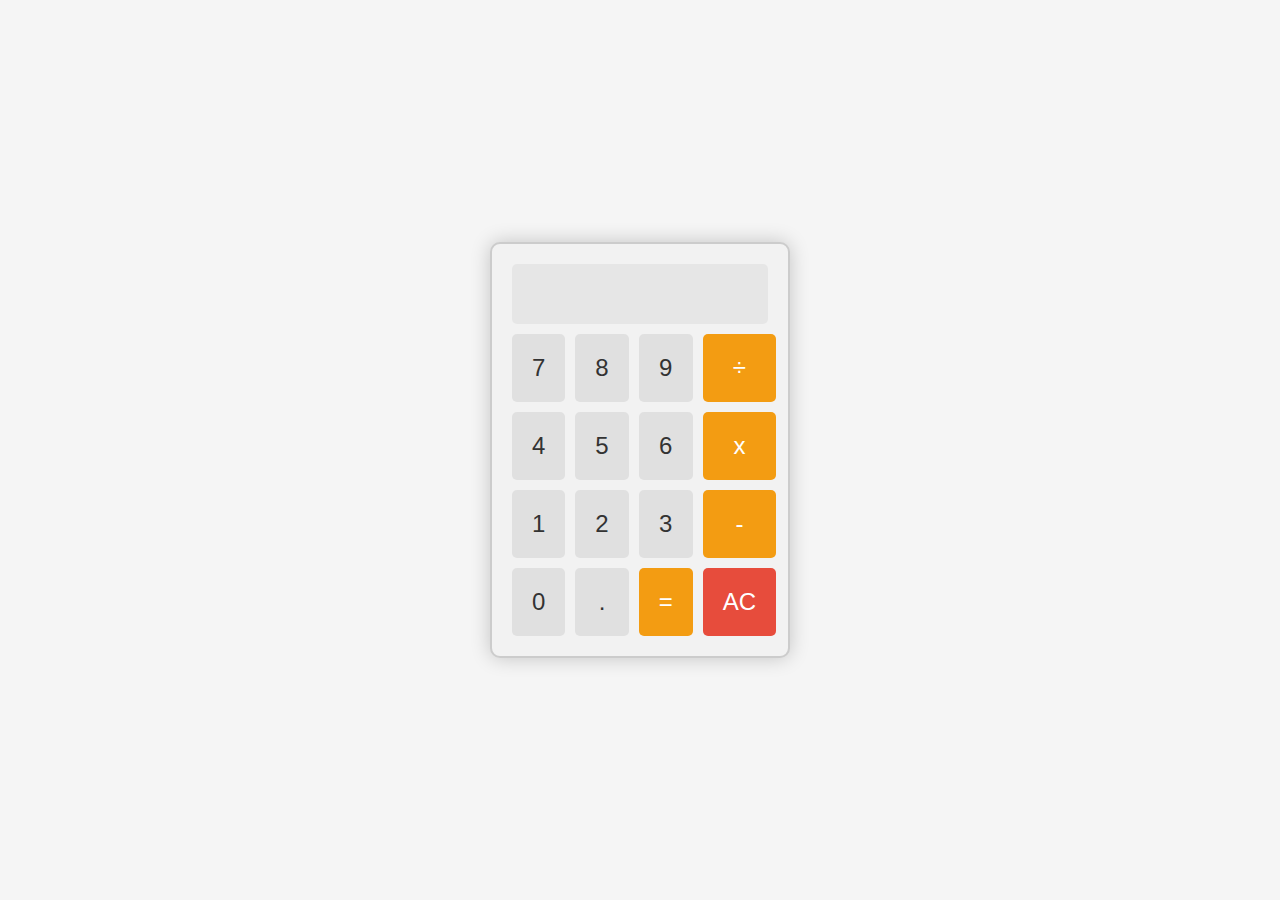
<file: Calculator/Index.html>
<!DOCTYPE html>
<html lang="en">
<head>
<meta charset="UTF-8">
<meta name="viewport" content="width=device-width, initial-scale=1.0">
<title>Calculator</title>
    <link rel="stylesheet" href="styles.css">
</head>
<body>
    <div class="calculator">
        <input type="text" id="display" class="display" readonly>
        <div class="buttons">
            <button onclick="appendToDisplay('7')">7</button>
            <button onclick="appendToDisplay('8')">8</button>
            <button onclick="appendToDisplay('9')">9</button>
            <button class="operator" onclick="appendToDisplay('/')">÷</button>
            <button onclick="appendToDisplay('4')">4</button>
            <button onclick="appendToDisplay('5')">5</button>
            <button onclick="appendToDisplay('6')">6</button>
            <button class="operator" onclick="appendToDisplay('*')">x</button>
            <button onclick="appendToDisplay('1')">1</button>
            <button onclick="appendToDisplay('2')">2</button>
            <button onclick="appendToDisplay('3')">3</button>
            <button class="operator" onclick="appendToDisplay('-')">-</button>
            <button onclick="appendToDisplay('0')">0</button>
            <button onclick="appendToDisplay('.')">.</button>
            <button class="operator" onclick="calculate()">=</button>
            <button class="clear" onclick="clearDisplay()">AC</button>
        </div>
    </div>
    <script src="script.js"></script>
</body>
</html>
</file>
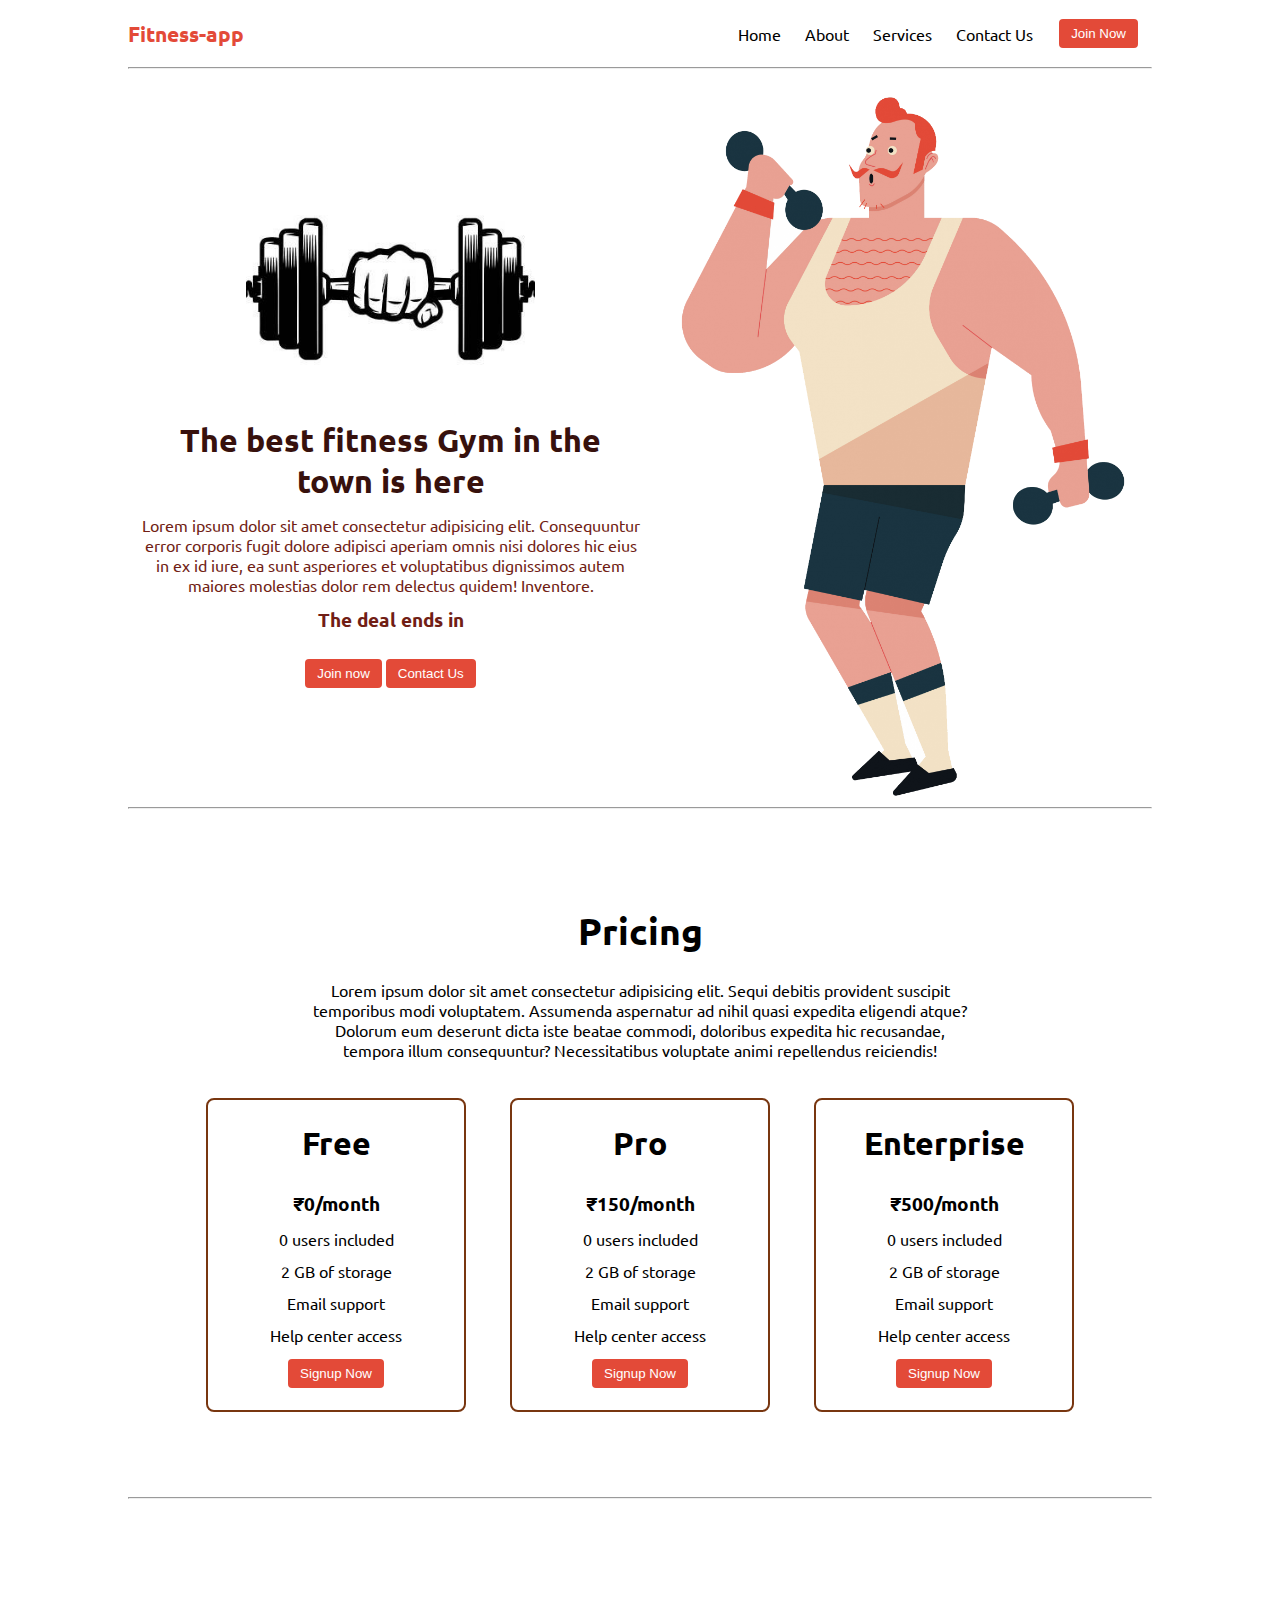
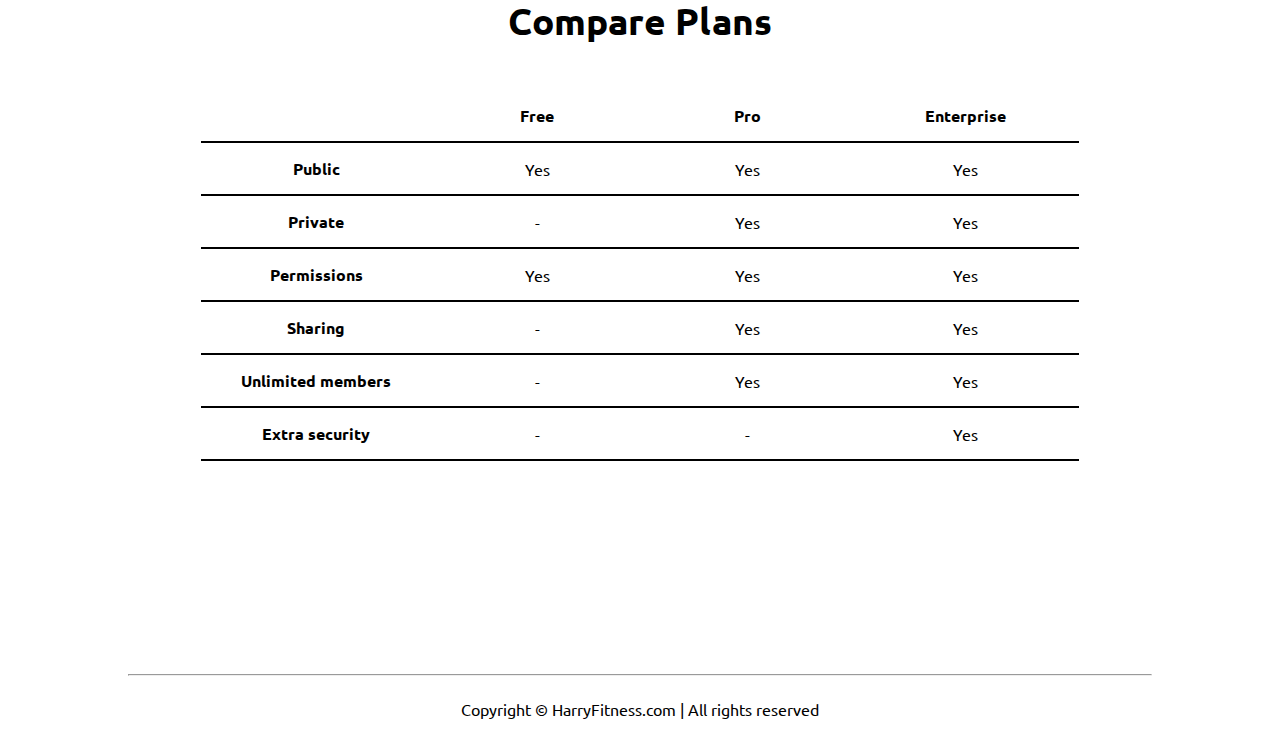
<file: Landing-page/landing-page/index.html>
<!DOCTYPE html>
<html lang="en">

<head>
    <meta charset="UTF-8">
    <meta http-equiv="X-UA-Compatible" content="IE=edge">
    <meta name="viewport" content="width=device-width, initial-scale=1.0">
    <title>The best fitness gym in the town</title>
    <link rel="stylesheet" href="style.css">
    <script src="timer.js"></script>
    <link rel="stylesheet" href="utils.css">
</head>

<body class='overflow-x-hidden'>
    <div class="container mx-auto">
        <header>
            <nav class="flex justify-between">
                <div class="logo font-bold flex items-center text-blue">Fitness-app</div>
                <ul class="navbar flex items-center">
                    <li>Home</li>
                    <li>About</li>
                    <li>Services</li>
                    <li>Contact Us</li>
                    <li><button class="btn">Join Now</button></li>
                </ul>
            </nav>
            <hr>
        </header>
        <main class="min-h-screen">
            <section class="section1">
                <div class="flex">
                    <div class="topleft flex flex-col justify-center px-2">
                        <div class=" text-center">
                            <img class="dumbellimg" src="dumbell.png" alt="">
                        </div>
                        <h1 class="my-1 text-center">The best fitness Gym in the town is here</h1>
                        <p class=" text-center">Lorem ipsum dolor sit amet consectetur adipisicing elit. Consequuntur
                            error corporis fugit dolore adipisci aperiam omnis nisi dolores hic eius in ex id iure, ea
                            sunt asperiores et voluptatibus dignissimos autem maiores molestias dolor rem delectus
                            quidem! Inventore.</p>
                            <!-- Display the countdown timer in an element -->
                            <p class="deal text-center">The deal ends in <span id="demo"></span></p>
                            <div class="buttons">
                                <button class="btn">Join now</button>
                                <button class="btn">Contact Us</button>
                            </div>
                    </div>
                    <div class="topright flex justify-center">
                        <img class="gymimg" src="gym.png" alt="">
                    </div>
                </div>
            </section>
            <hr>
            <section class="section2">
                <h1 class="text-center my-2">Pricing</h1>
                <p class="my-2">Lorem ipsum dolor sit amet consectetur adipisicing elit. Sequi debitis provident
                    suscipit temporibus modi voluptatem. Assumenda aspernatur ad nihil quasi expedita eligendi atque?
                    Dolorum eum deserunt dicta iste beatae commodi, doloribus expedita hic recusandae, tempora illum
                    consequuntur? Necessitatibus voluptate animi repellendus reiciendis!</p>
                <div class="boxes flex justify-center">
                    <div class="box">
                        <h2>Free</h2>
                        <ul>
                            <li class="highlighted">₹0/month</li>
                            <li>0 users included</li>
                            <li>2 GB of storage</li>
                            <li>Email support</li>
                            <li>Help center access</li>
                            <li><button class="btn">Signup Now</button></li>
                        </ul>
                    </div>
                    <div class="box">
                        <h2>Pro</h2>
                        <ul>
                            <li class="highlighted">₹150/month</li>
                            <li>0 users included</li>
                            <li>2 GB of storage</li>
                            <li>Email support</li>
                            <li>Help center access</li>
                            <li><button class="btn">Signup Now</button></li>
                        </ul>
                    </div>
                    <div class="box">
                        <h2>Enterprise</h2>
                        <ul>
                            <li class="highlighted">₹500/month</li>
                            <li>0 users included</li>
                            <li>2 GB of storage</li>
                            <li>Email support</li>
                            <li>Help center access</li>
                            <li><button class="btn">Signup Now</button></li>
                        </ul>
                    </div>

                </div>
            </section>
            <hr>
            <section class="section3">
                <h1 class="text-center my-2">Compare Plans</h1>
                <div class="container plantable">
                    <table class="table text-center">
                      <thead>
                        <tr>
                          <th></th><th>Free</th>
                          <th>Pro</th>
                          <th>Enterprise</th>
                        </tr>
                      </thead>
                      <tbody>
                        <tr>
                          <th scope="row" class="text-start">Public</th>
                          <td>Yes</svg></td>
                          <td>Yes</svg></td>
                          <td>Yes</svg></td>
                        </tr>
                        <tr>
                          <th scope="row" class="text-start">Private</th>
                          <td>-</td>
                          <td>Yes</svg></td>
                          <td>Yes</svg></td>
                        </tr>
                      </tbody>
              
                      <tbody>
                        <tr>
                          <th scope="row" class="text-start">Permissions</th>
                          <td>Yes</svg></td>
                          <td>Yes</svg></td>
                          <td>Yes</svg></td>
                        </tr>
                        <tr>
                          <th scope="row" class="text-start">Sharing</th>
                          <td>-</td>
                          <td>Yes</svg></td>
                          <td>Yes</svg></td>
                        </tr>
                        <tr>
                          <th scope="row" class="text-start">Unlimited members</th>
                          <td>-</td>
                          <td>Yes</svg></td>
                          <td>Yes</svg></td>
                        </tr>
                        <tr>
                          <th scope="row" class="text-start">Extra security</th>
                          <td>-</td>
                          <td>-</td>
                          <td>Yes</svg></td>
                        </tr>
                      </tbody>
                    </table>
            </section>
            <hr>
        </main>
        <footer>
            Copyright &copy; HarryFitness.com | All rights reserved
        </footer>

    </div>
</body>

</html>
</file>
<file: Landing-page/landing-page/style.css>
@import url('https://fonts.googleapis.com/css2?family=Ubuntu:wght@300&display=swap');

*{
    margin: 0;
    padding: 0;
}

.container{
    max-width: 80vw;
    font-family: 'Ubuntu', sans-serif;
}

.navbar{
    display: flex;
    height: 67px;
}
.navbar li{
    list-style: none;
    margin: 0 12px;
}

.topleft{
    width: 50%;
}

.topright{ 
    width: 50%;
}

.section1{
   max-height: 100vh; 
   color: #711e15;
}

.section1 h1{
    color: #37110d;
    font-size: 2rem;
}

.logo{
    font-size: 1.3rem;
}

.dumbellimg{
    width: 289px;
}

.topright .gymimg{
    width: 466px;
}

.section2{
    padding: 73px;
}

.section2 h1{
    font-size: 2.3rem;
}

.section2 p{
    padding: 0 8vw;
    text-align: center;
}

.box{
    padding: 8px 0;
    margin: 12px 22px;
    min-width: 20vw;
    border: 2px solid rgb(120, 54, 16);
    border-radius: 8px;
    text-align: center;
}

.box h2{
    font-size: 2rem;
    padding: 15px 0;
}

.highlighted{
    font-size: 1.2rem;
    font-weight: bolder;
}

.box ul{
    list-style-type: none;
}

.box ul li{
   margin: 12px 2px;
}

.plantable{
    display: flex;
    justify-content: center;
    align-items: center;
}

.section3 table{
    width: 100%;
    margin-bottom: 140px;
    margin-top: 20px;
    border-collapse: collapse;
}

.section3 table th{ 
    width: 23vw; 
    border-bottom: 2px solid black;
    padding: 15px 0;
} 

.section3 table td{   
    border-bottom: 2px solid black; 
} 
 

.section3 h1{
    font-size: 2.3rem;
}

.section3{
    padding: 73px;
}

footer{
    padding: 23px;
    text-align: center;
}
.buttons{
    display: flex;
    justify-content: center;
    align-items: center;
    margin: 12px;
}

.deal{
    font-size: 1.2rem;
    font-weight: bolder;
    margin: 12px 0;
}
</file>
<file: Landing-page/landing-page/utils.css>
.min-h-screen{
    min-height: 100vh;
}

.bg-red{
    background-color: red;
}

.mx-auto{
    margin-left: auto;
    margin-right: auto;
}

.flex{
    display: flex;
}

.items-center{
    align-items: center;
}

.justify-between{
    justify-content: space-between;
}

.justify-center{
    justify-content: center;
}

.flex-col{
    flex-direction: column;
}

.font-bold{
    font-weight: bolder;
}

.my-1{
    margin-top: 13px;
    margin-bottom: 13px;
}

.my-2{
    margin-top: 26px;
    margin-bottom: 26px;
}

.px-2{
    padding-left: 13px;
    padding-right: 13px;
}

.text-blue{
    color: rgb(227 74 56);;
}

.btn{
    padding:7px 12px;
    border: 2px solid white;
    border-radius: 6px;
    cursor: pointer;
    color: white;
    background-color: rgb(227 74 56);;
}

.overflow-x-hidden{
    overflow-x: hidden;
}

.text-center{
    text-align: center;
}
</file>
<file: Calculator/styles.css>
/* Reset and basic styles */
* {
    box-sizing: border-box;
    margin: 0;
    padding: 0;
}

body {
    display: flex;
    justify-content: center;
    align-items: center;
    height: 100vh;
    background-color: #f5f5f5;
    font-family: 'Roboto', sans-serif;
}

.calculator {
    background-color: #f2f2f2;
    border: 2px solid #ccc;
    border-radius: 10px;
    box-shadow: 0 0 20px rgba(0, 0, 0, 0.2);
    padding: 20px;
    width: 300px;
}

.display {
    width: 100%;
    height: 60px;
    font-size: 2em;
    text-align: right;
    padding: 10px;
    margin-bottom: 10px;
    border: none;
    background-color: #e6e6e6;
    color: #333;
    border-radius: 5px;
    outline: none;
}

.buttons {
    display: grid;
    grid-template-columns: repeat(4, 1fr);
    gap: 10px;
}

button {
    padding: 20px;
    font-size: 1.5em;
    border: none;
    cursor: pointer;
    background-color: #e0e0e0;
    color: #333;
    border-radius: 5px;
    transition: background-color 0.3s ease;
}

button:hover {
    background-color: #ccc;
}

.operator {
    background-color: #f39c12;
    color: white;
}

.equals {
    background-color: #4caf50;
    color: white;
}

.zero {
    grid-column: span 2;
}

.clear {
    background-color: #e74c3c;
    color: white;
}

.clear:hover {
    background-color: #c0392b;
}
</file>
